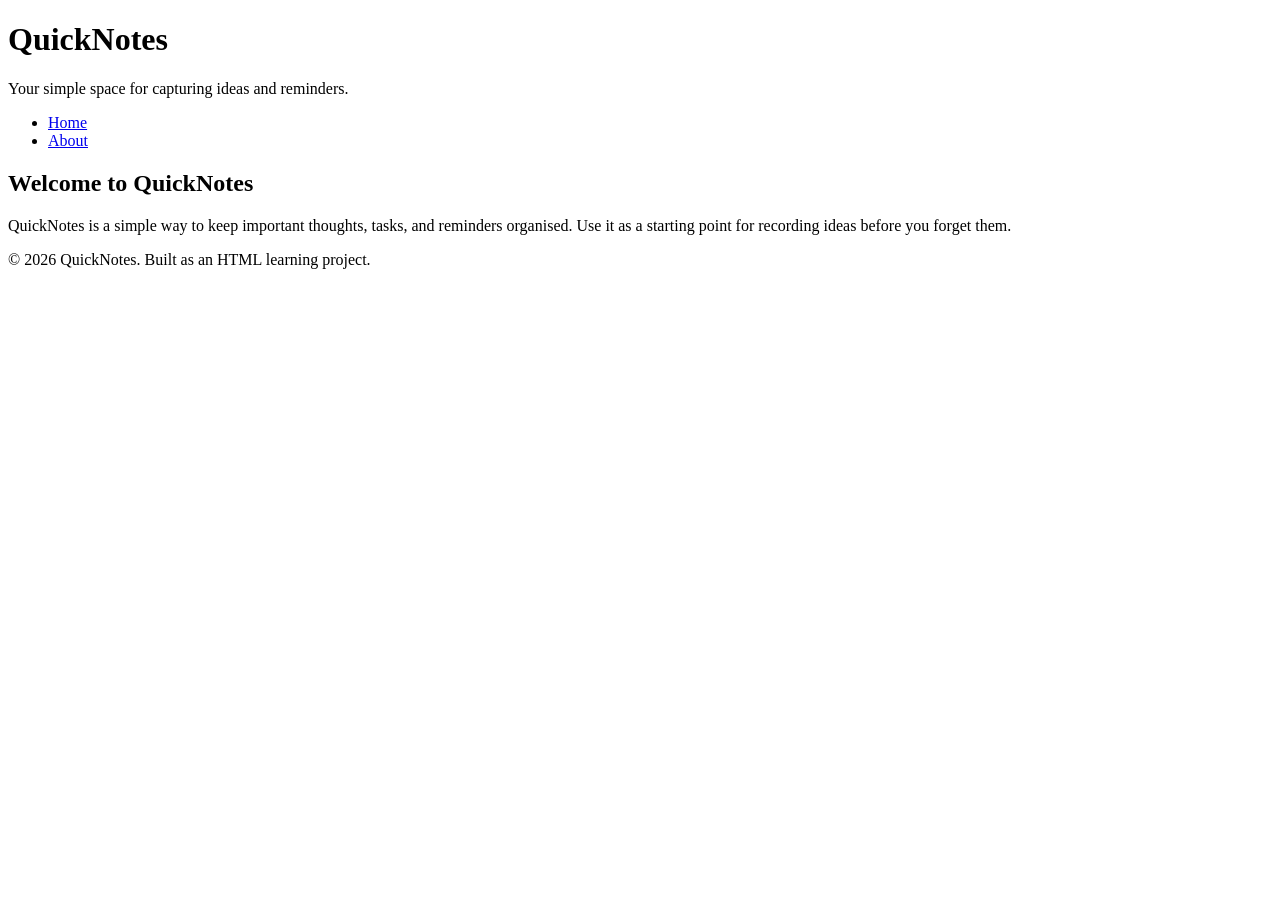
<file: day1/index.html>
<!DOCTYPE html>
<html lang="en">
<head>
  <meta charset="UTF-8">
  <meta name="viewport" content="width=device-width, initial-scale=1.0">
  <title>QuickNotes | Home</title>
</head>
<body>
  <header>
    <h1>QuickNotes</h1>
    <p>Your simple space for capturing ideas and reminders.</p>
    <nav aria-label="Main navigation">
      <ul>
        <li><a href="index.html" aria-current="page">Home</a></li>
        <li><a href="about.html">About</a></li>
      </ul>
    </nav>
  </header>

  <main>
    <h2>Welcome to QuickNotes</h2>
    <p>QuickNotes is a simple way to keep important thoughts, tasks, and reminders organised. Use it as a starting point for recording ideas before you forget them.</p>
  </main>

  <footer>
    <p>&copy; 2026 QuickNotes. Built as an HTML learning project.</p>
  </footer>
</body>
</html>
</file>
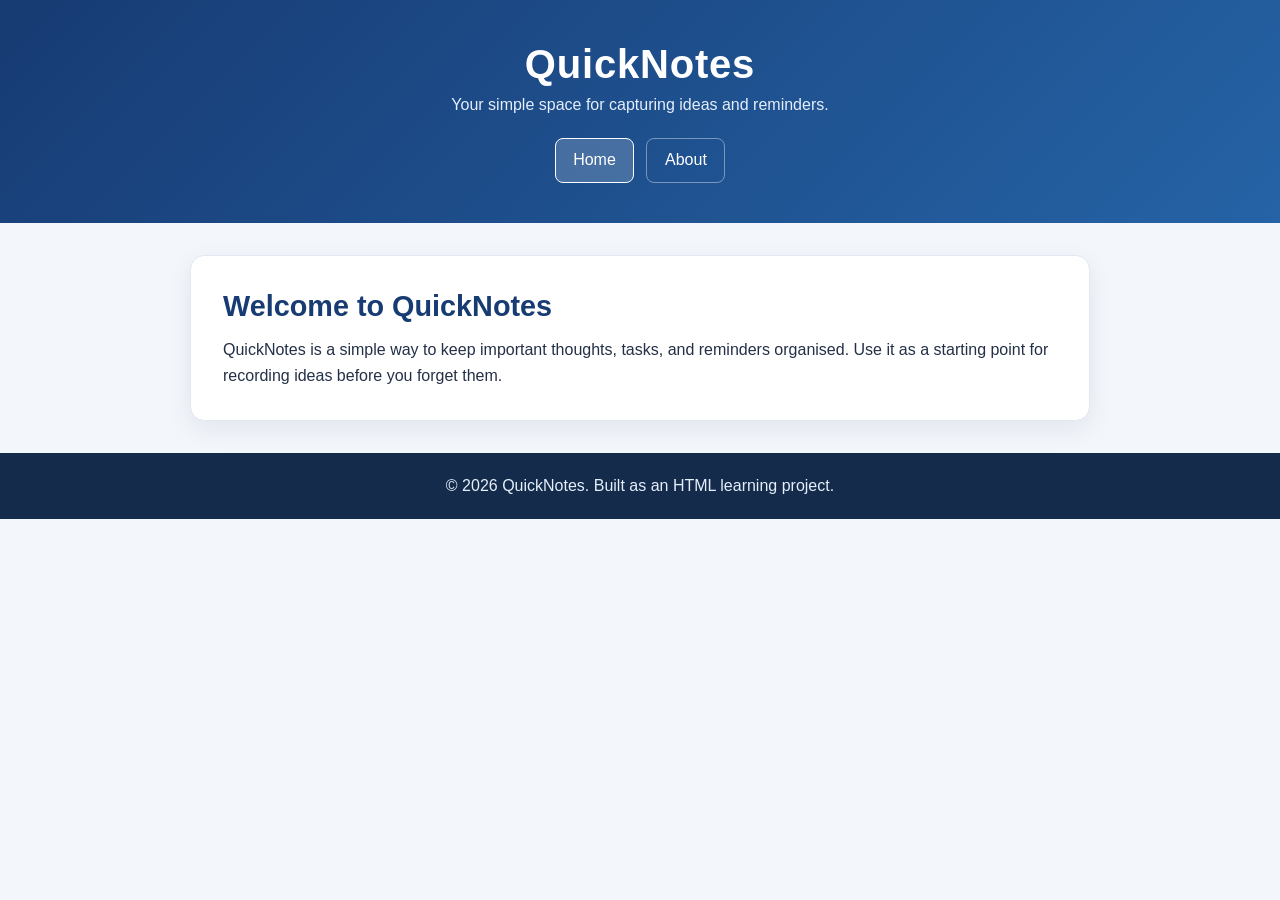
<file: day2/index.html>
<!DOCTYPE html>
<html lang="en">
<head>
  <meta charset="UTF-8">
  <meta name="viewport" content="width=device-width, initial-scale=1.0">
  <title>QuickNotes | Home</title>
  <link rel="stylesheet" href="style.css">
</head>
<body class="home-page">
  <header>
    <h1>QuickNotes</h1>
    <p>Your simple space for capturing ideas and reminders.</p>
    <nav aria-label="Main navigation">
      <ul>
        <li><a href="index.html" aria-current="page">Home</a></li>
        <li><a href="about.html">About</a></li>
      </ul>
    </nav>
  </header>

  <main>
    <h2>Welcome to QuickNotes</h2>
    <p>QuickNotes is a simple way to keep important thoughts, tasks, and reminders organised. Use it as a starting point for recording ideas before you forget them.</p>
  </main>

  <footer>
    <p>&copy; 2026 QuickNotes. Built as an HTML learning project.</p>
  </footer>
</body>
</html>
</file>
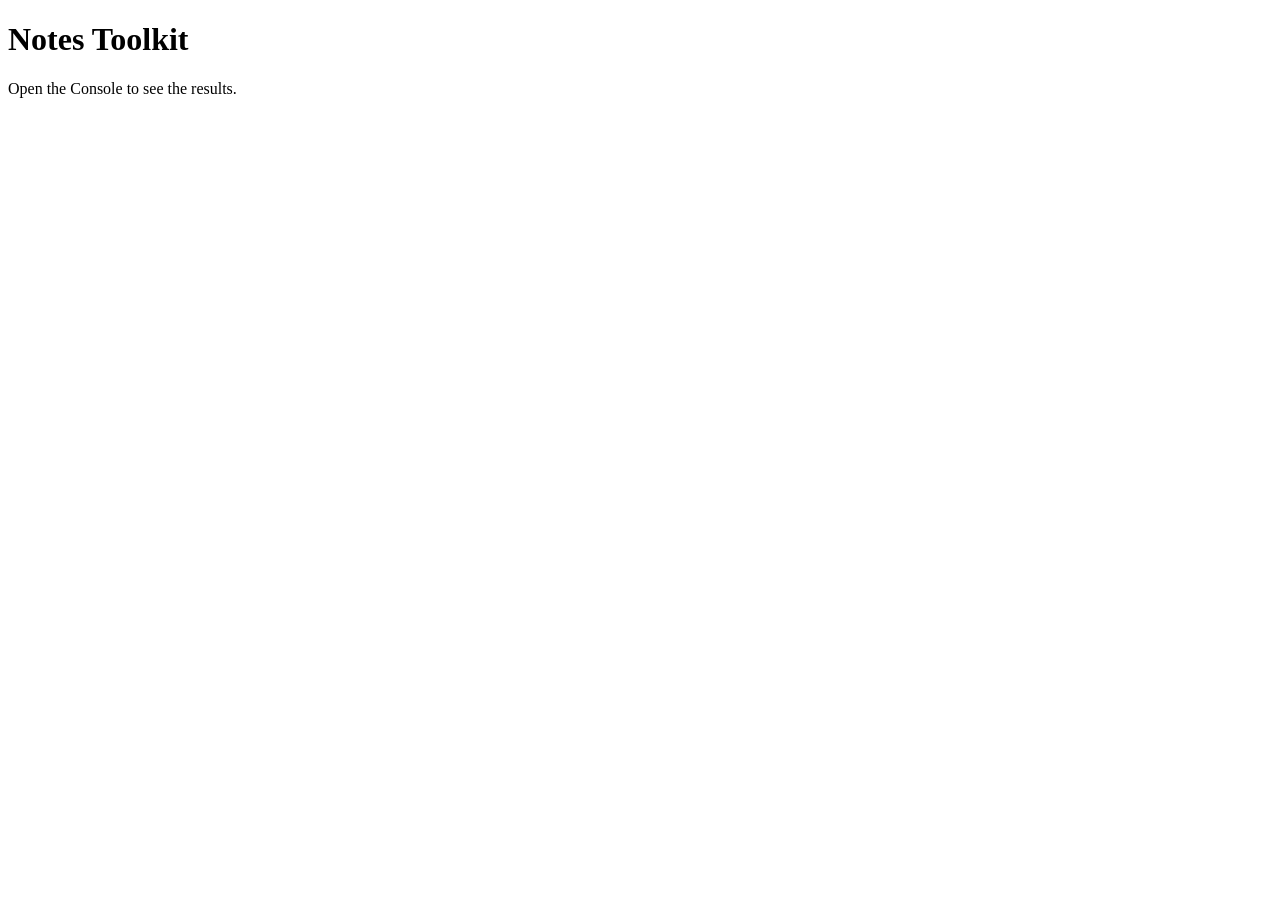
<file: day3/index.html>
<!DOCTYPE html>
<html lang="en">
<head>
  <meta charset="UTF-8">
  <meta name="viewport" content="width=device-width, initial-scale=1.0">
  <title>Notes Toolkit</title>
  <script src="script.js" defer></script>
</head>
<body>
  <main>
    <h1>Notes Toolkit</h1>
    <p>Open the Console to see the results.</p>
  </main>
</body>
</html>
</file>
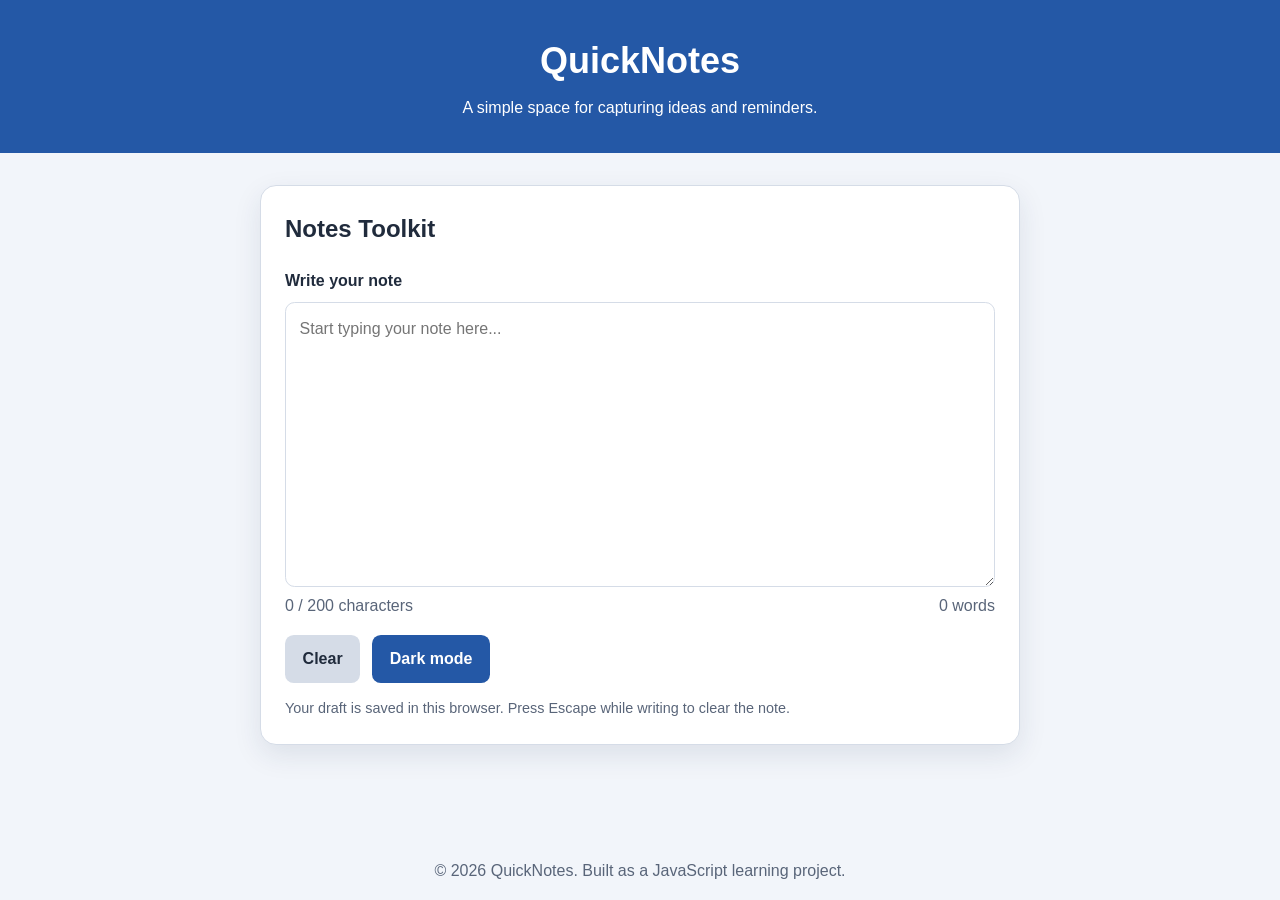
<file: day4/index.html>
<!DOCTYPE html>
<html lang="en">
<head>
  <meta charset="UTF-8">
  <meta name="viewport" content="width=device-width, initial-scale=1.0">
  <title>QuickNotes — Day 4</title>
  <link rel="stylesheet" href="style.css">
  <script src="script.js" defer></script>
</head>
<body>
  <header class="site-header">
    <h1>QuickNotes</h1>
    <p>A simple space for capturing ideas and reminders.</p>
  </header>

  <main>
    <section class="note-card" aria-labelledby="editor-heading">
      <h2 id="editor-heading">Notes Toolkit</h2>
      <label for="note-text">Write your note</label>
      <textarea id="note-text" rows="10" placeholder="Start typing your note here..." aria-describedby="char-count word-count"></textarea>

      <div class="counter-row" aria-live="polite" aria-atomic="true">
        <p id="char-count" class="counter">0 / 200 characters</p>
        <p id="word-count" class="counter">0 words</p>
      </div>

      <div class="button-row">
        <button id="clear-btn" type="button">Clear</button>
        <button id="theme-toggle" type="button">Dark mode</button>
      </div>
      <p class="helper-text">Your draft is saved in this browser. Press Escape while writing to clear the note.</p>
    </section>
  </main>

  <footer>
    <p>&copy; 2026 QuickNotes. Built as a JavaScript learning project.</p>
  </footer>
</body>
</html>
</file>
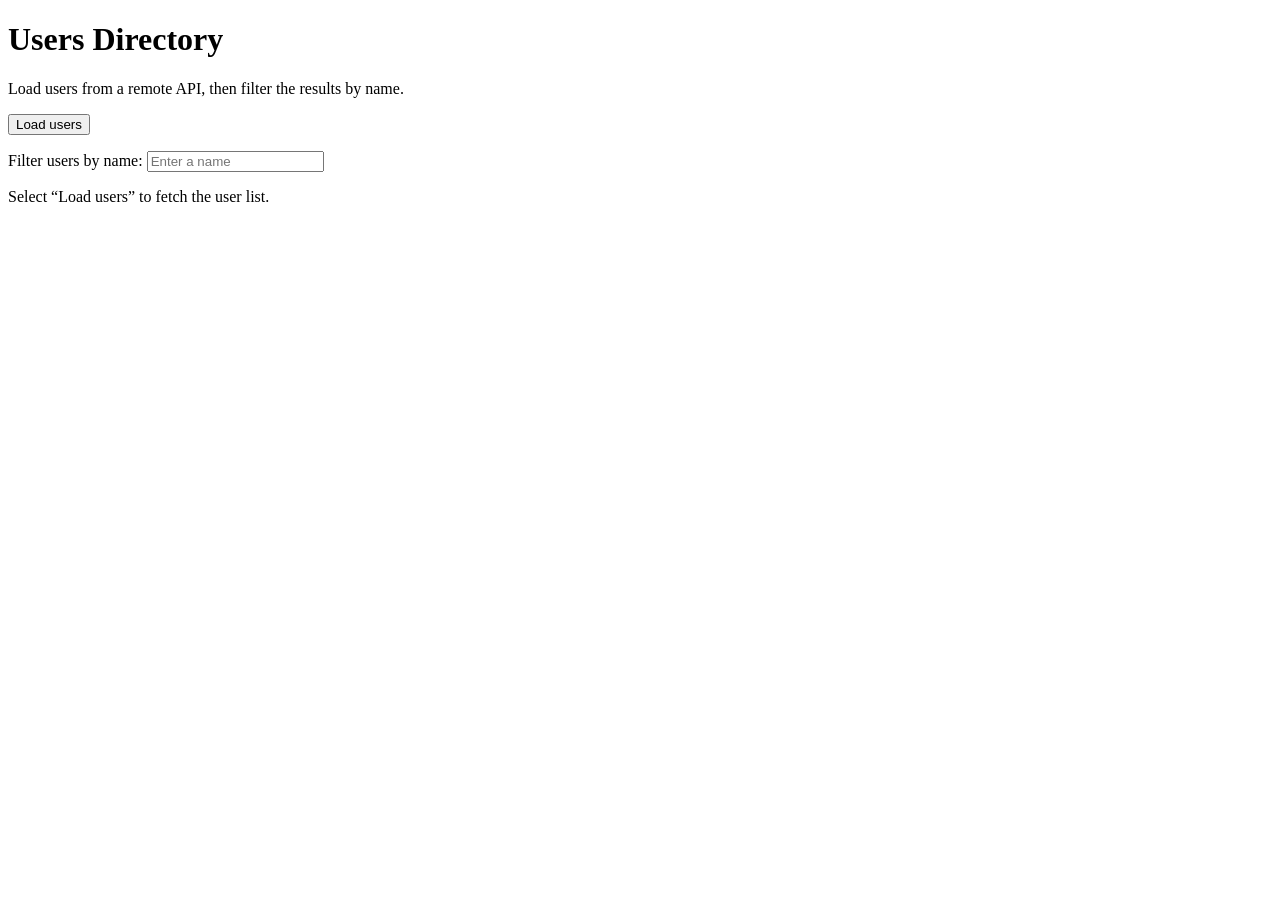
<file: day5/index.html>
<!DOCTYPE html>
<html lang="en">
<head>
  <meta charset="UTF-8">
  <meta name="viewport" content="width=device-width, initial-scale=1.0">
  <title>Client–Server Users</title>
  <script src="users.js" defer></script>
</head>
<body>
  <main>
    <h1>Users Directory</h1>
    <p>Load users from a remote API, then filter the results by name.</p>

    <button id="load-users" type="button">Load users</button>

    <p>
      <label for="filter-input">Filter users by name:</label>
      <input id="filter-input" type="search" placeholder="Enter a name">
    </p>

    <p id="status" role="status" aria-live="polite">Select “Load users” to fetch the user list.</p>
    <ul id="users-list"></ul>
  </main>
</body>
</html>
</file>
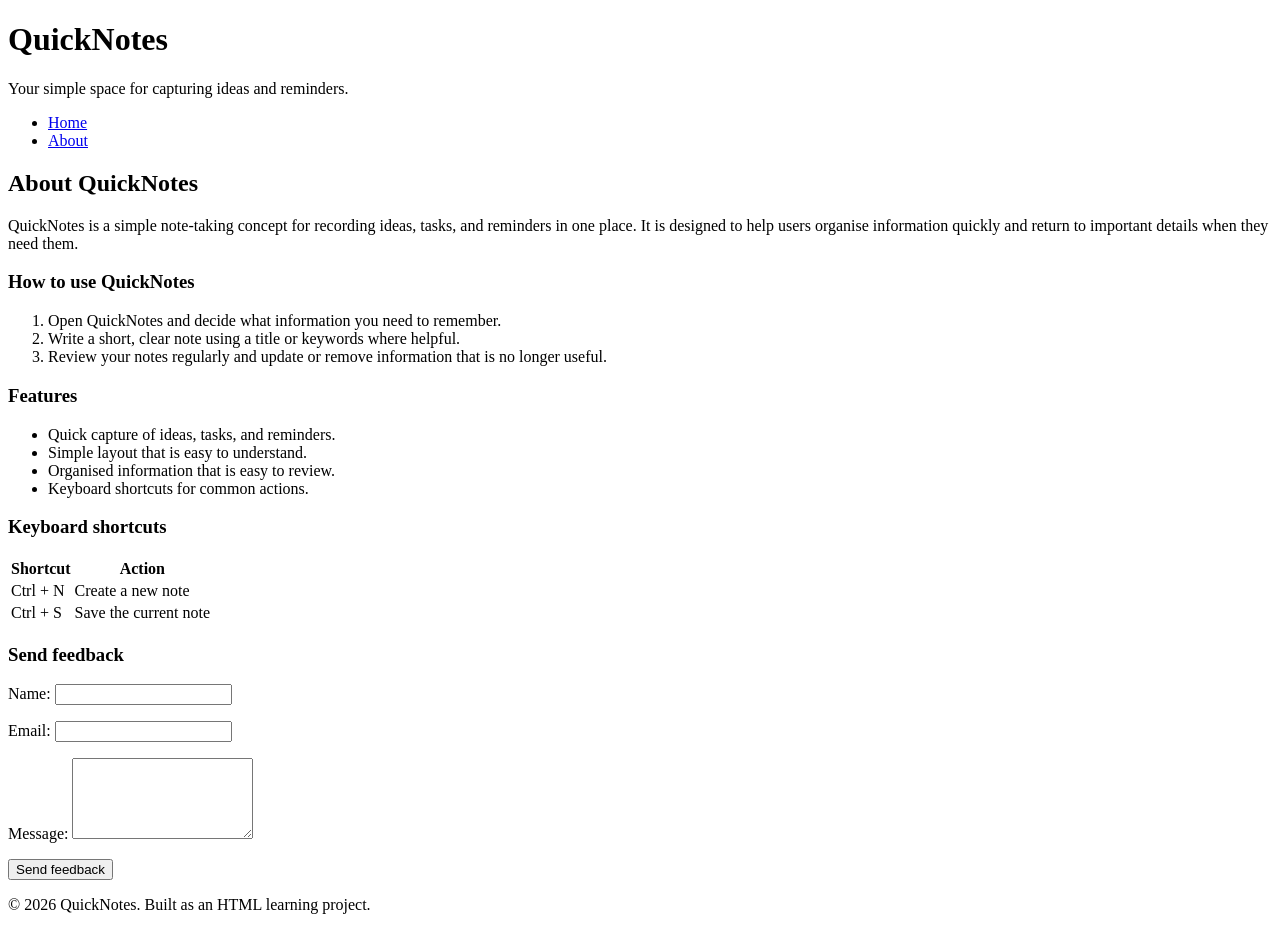
<file: day1/about.html>
<!DOCTYPE html>
<html lang="en">
<head>
  <meta charset="UTF-8">
  <meta name="viewport" content="width=device-width, initial-scale=1.0">
  <title>QuickNotes | About</title>
</head>
<body>
  <header>
    <h1>QuickNotes</h1>
    <p>Your simple space for capturing ideas and reminders.</p>
    <nav aria-label="Main navigation">
      <ul>
        <li><a href="index.html">Home</a></li>
        <li><a href="about.html" aria-current="page">About</a></li>
      </ul>
    </nav>
  </header>

  <main>
    <h2>About QuickNotes</h2>
    <p>QuickNotes is a simple note-taking concept for recording ideas, tasks, and reminders in one place. It is designed to help users organise information quickly and return to important details when they need them.</p>

    <section aria-labelledby="how-to-use">
      <h3 id="how-to-use">How to use QuickNotes</h3>
      <ol>
        <li>Open QuickNotes and decide what information you need to remember.</li>
        <li>Write a short, clear note using a title or keywords where helpful.</li>
        <li>Review your notes regularly and update or remove information that is no longer useful.</li>
      </ol>
    </section>

    <section aria-labelledby="features">
      <h3 id="features">Features</h3>
      <ul>
        <li>Quick capture of ideas, tasks, and reminders.</li>
        <li>Simple layout that is easy to understand.</li>
        <li>Organised information that is easy to review.</li>
        <li>Keyboard shortcuts for common actions.</li>
      </ul>
    </section>

    <section aria-labelledby="keyboard-shortcuts">
      <h3 id="keyboard-shortcuts">Keyboard shortcuts</h3>
      <table>
        <thead>
          <tr>
            <th scope="col">Shortcut</th>
            <th scope="col">Action</th>
          </tr>
        </thead>
        <tbody>
          <tr>
            <td>Ctrl + N</td>
            <td>Create a new note</td>
          </tr>
          <tr>
            <td>Ctrl + S</td>
            <td>Save the current note</td>
          </tr>
        </tbody>
      </table>
    </section>

    <section aria-labelledby="send-feedback">
      <h3 id="send-feedback">Send feedback</h3>
      <form action="#" method="post">
        <p>
          <label for="name">Name:</label>
          <input type="text" id="name" name="name" autocomplete="name" required>
        </p>
        <p>
          <label for="email">Email:</label>
          <input type="email" id="email" name="email" autocomplete="email" required>
        </p>
        <p>
          <label for="message">Message:</label>
          <textarea id="message" name="message" rows="5" required></textarea>
        </p>
        <button type="submit">Send feedback</button>
      </form>
    </section>
  </main>

  <footer>
    <p>&copy; 2026 QuickNotes. Built as an HTML learning project.</p>
  </footer>
</body>
</html>
</file>
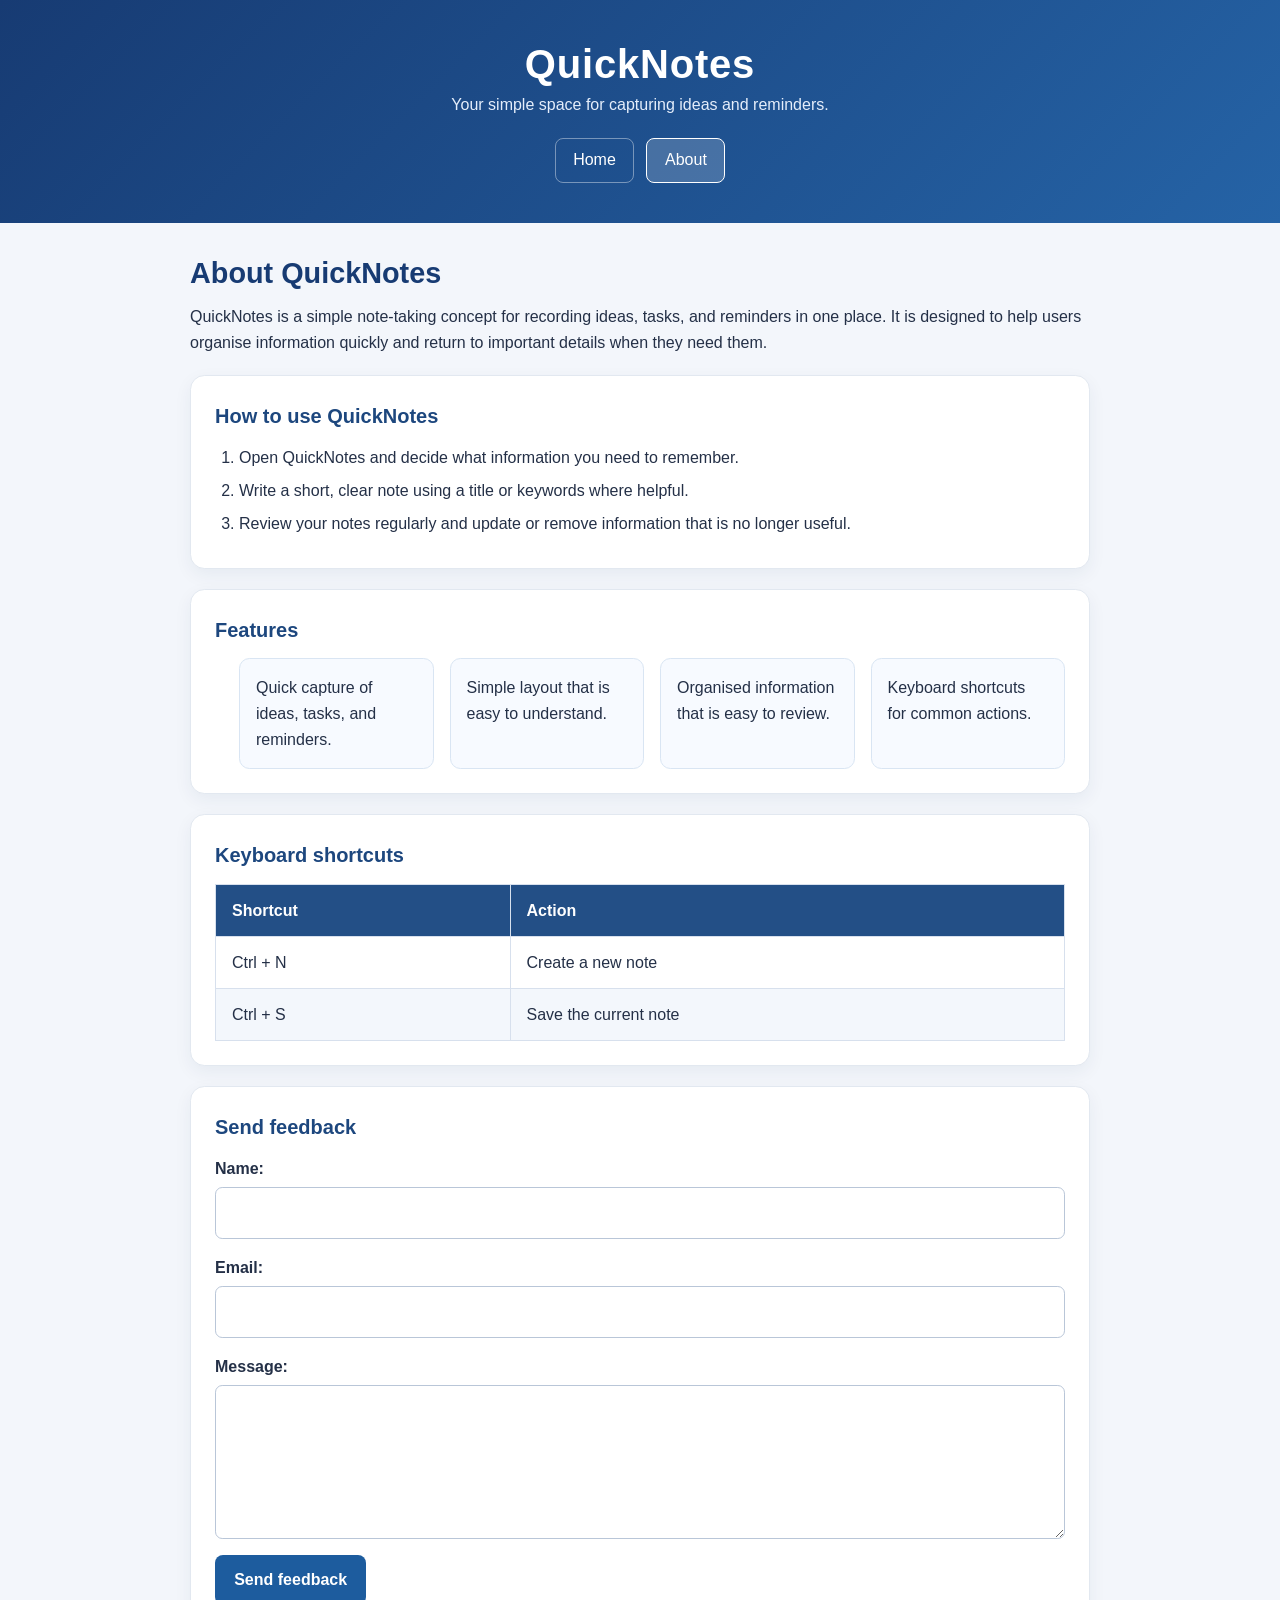
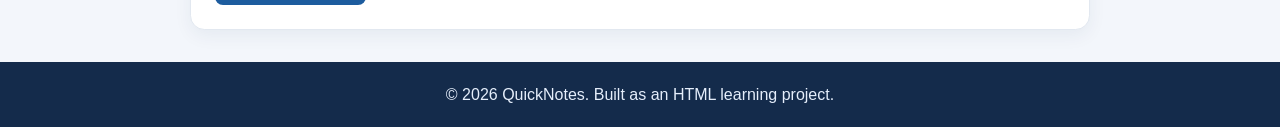
<file: day2/about.html>
<!DOCTYPE html>
<html lang="en">
<head>
  <meta charset="UTF-8">
  <meta name="viewport" content="width=device-width, initial-scale=1.0">
  <title>QuickNotes | About</title>
  <link rel="stylesheet" href="style.css">
</head>
<body>
  <header>
    <h1>QuickNotes</h1>
    <p>Your simple space for capturing ideas and reminders.</p>
    <nav aria-label="Main navigation">
      <ul>
        <li><a href="index.html">Home</a></li>
        <li><a href="about.html" aria-current="page">About</a></li>
      </ul>
    </nav>
  </header>

  <main>
    <h2>About QuickNotes</h2>
    <p>QuickNotes is a simple note-taking concept for recording ideas, tasks, and reminders in one place. It is designed to help users organise information quickly and return to important details when they need them.</p>

    <section aria-labelledby="how-to-use">
      <h3 id="how-to-use">How to use QuickNotes</h3>
      <ol>
        <li>Open QuickNotes and decide what information you need to remember.</li>
        <li>Write a short, clear note using a title or keywords where helpful.</li>
        <li>Review your notes regularly and update or remove information that is no longer useful.</li>
      </ol>
    </section>

    <section aria-labelledby="features">
      <h3 id="features">Features</h3>
      <ul>
        <li>Quick capture of ideas, tasks, and reminders.</li>
        <li>Simple layout that is easy to understand.</li>
        <li>Organised information that is easy to review.</li>
        <li>Keyboard shortcuts for common actions.</li>
      </ul>
    </section>

    <section aria-labelledby="keyboard-shortcuts">
      <h3 id="keyboard-shortcuts">Keyboard shortcuts</h3>
      <table>
        <thead>
          <tr>
            <th scope="col">Shortcut</th>
            <th scope="col">Action</th>
          </tr>
        </thead>
        <tbody>
          <tr>
            <td>Ctrl + N</td>
            <td>Create a new note</td>
          </tr>
          <tr>
            <td>Ctrl + S</td>
            <td>Save the current note</td>
          </tr>
        </tbody>
      </table>
    </section>

    <section aria-labelledby="send-feedback">
      <h3 id="send-feedback">Send feedback</h3>
      <form action="#" method="post">
        <p>
          <label for="name">Name:</label>
          <input type="text" id="name" name="name" autocomplete="name" required>
        </p>
        <p>
          <label for="email">Email:</label>
          <input type="email" id="email" name="email" autocomplete="email" required>
        </p>
        <p>
          <label for="message">Message:</label>
          <textarea id="message" name="message" rows="5" required></textarea>
        </p>
        <button type="submit">Send feedback</button>
      </form>
    </section>
  </main>

  <footer>
    <p>&copy; 2026 QuickNotes. Built as an HTML learning project.</p>
  </footer>
</body>
</html>
</file>
<file: day2/style.css>
/* 1. Reset and base styles */
* {
  box-sizing: border-box;
  margin: 0;
  padding: 0;
}

html {
  scroll-behavior: smooth;
}

body {
  font-family: Arial, Helvetica, sans-serif;
  font-size: 1rem;
  line-height: 1.6;
  color: #243047;
  background-color: #f3f6fb;
}

img {
  max-width: 100%;
  height: auto;
}

a {
  color: inherit;
}

/* 2. Header */
header {
  padding: 2.5rem 1.5rem;
  text-align: center;
  color: #ffffff;
  background: linear-gradient(135deg, #173b73, #2563a6);
}

header h1 {
  margin-bottom: 0.25rem;
  font-size: 2.5rem;
  line-height: 1.2;
  letter-spacing: 0.02em;
}

header > p {
  color: #e5eefb;
}

/* 3. Flexbox navigation */
nav {
  margin-top: 1.25rem;
}

nav ul {
  display: flex;
  justify-content: center;
  align-items: center;
  flex-wrap: wrap;
  gap: 0.75rem;
  list-style: none;
}

nav a {
  display: inline-block;
  padding: 0.55rem 1.1rem;
  border: 1px solid rgba(255, 255, 255, 0.4);
  border-radius: 0.5rem;
  color: #ffffff;
  text-decoration: none;
  transition: background-color 180ms ease, color 180ms ease, transform 180ms ease;
}

nav a:hover,
nav a:focus-visible {
  color: #173b73;
  background-color: #ffffff;
  transform: translateY(-2px);
}

nav a[aria-current="page"] {
  background-color: rgba(255, 255, 255, 0.18);
  border-color: #ffffff;
}

/* 4. Main content and introductory card */
main {
  width: min(100% - 2rem, 900px);
  margin: 2rem auto;
}

main h2 {
  margin-bottom: 0.75rem;
  color: #173b73;
  font-size: 1.8rem;
  line-height: 1.3;
}

main h3 {
  margin-bottom: 0.8rem;
  color: #1d477e;
  font-size: 1.25rem;
}

.home-page main {
  padding: 2rem;
  border: 1px solid #e2e8f0;
  border-radius: 0.9rem;
  background-color: #ffffff;
  box-shadow: 0 8px 24px rgba(24, 45, 78, 0.08);
}

/* 5. White card appearance for About page sections */
main > section {
  margin-top: 1.25rem;
  padding: 1.5rem;
  border: 1px solid #e2e8f0;
  border-radius: 0.9rem;
  background-color: #ffffff;
  box-shadow: 0 6px 18px rgba(24, 45, 78, 0.06);
}

main > section p,
main > section ol,
main > section ul {
  margin-top: 0.5rem;
}

main > section ol,
main > section ul:not(.features-list) {
  padding-left: 1.5rem;
}

main > section li {
  margin-bottom: 0.45rem;
}

/* 6. Features list as responsive grid cards */
section[aria-labelledby="features"] ul {
  display: grid;
  grid-template-columns: repeat(auto-fit, minmax(180px, 1fr));
  gap: 1rem;
  padding-left: 0;
  list-style: none;
}

section[aria-labelledby="features"] li {
  margin-bottom: 0;
  padding: 1rem;
  border: 1px solid #d9e5f3;
  border-radius: 0.65rem;
  background-color: #f7faff;
}

/* 7. Keyboard shortcuts table */
table {
  width: 100%;
  border-collapse: collapse;
  margin-top: 0.75rem;
  overflow: hidden;
}

th,
td {
  padding: 0.8rem 1rem;
  border: 1px solid #d7e0ed;
  text-align: left;
}

th {
  color: #ffffff;
  background-color: #234f86;
}

tbody tr:nth-child(even) {
  background-color: #f3f7fc;
}

tbody tr:hover {
  background-color: #e8f1fc;
}

/* 8. Feedback form */
form p {
  margin-bottom: 1rem;
}

label {
  display: block;
  margin-bottom: 0.35rem;
  font-weight: 700;
}

input,
textarea {
  display: block;
  width: 100%;
  padding: 0.75rem;
  border: 1px solid #b9c6d8;
  border-radius: 0.45rem;
  background-color: #ffffff;
  color: #243047;
  font: inherit;
}

input:focus,
textarea:focus {
  border-color: #2563a6;
  outline: 3px solid rgba(37, 99, 166, 0.15);
}

textarea {
  min-height: 8rem;
  resize: vertical;
}

button {
  padding: 0.75rem 1.2rem;
  border: 0;
  border-radius: 0.5rem;
  color: #ffffff;
  background-color: #1d5c9e;
  font: inherit;
  font-weight: 700;
  cursor: pointer;
  transition: background-color 180ms ease, box-shadow 180ms ease, transform 180ms ease;
}

button:hover,
button:focus-visible {
  background-color: #173b73;
  box-shadow: 0 5px 12px rgba(23, 59, 115, 0.2);
  transform: translateY(-2px);
}

button:focus-visible {
  outline: 3px solid #8cbcf0;
  outline-offset: 3px;
}

/* 9. Footer */
footer {
  padding: 1.25rem 1rem;
  text-align: center;
  color: #e5eefb;
  background-color: #142b4b;
}

/* 10. Small-screen styles */
@media (max-width: 600px) {
  header {
    padding: 1.5rem 1rem;
  }

  header h1 {
    font-size: 1.8rem;
  }

  header > p {
    font-size: 0.95rem;
  }

  nav ul {
    gap: 0.5rem;
  }

  nav a {
    padding: 0.45rem 0.85rem;
  }

  main {
    width: min(100% - 1.25rem, 900px);
    margin: 1.25rem auto;
  }

  .home-page main,
  main > section {
    padding: 1rem;
  }

  main h2 {
    font-size: 1.5rem;
  }

  main h3 {
    font-size: 1.15rem;
  }

  th,
  td {
    padding: 0.6rem;
  }
}

/* Respect visitors who prefer less movement */
@media (prefers-reduced-motion: reduce) {
  html {
    scroll-behavior: auto;
  }

  *,
  *::before,
  *::after {
    transition-duration: 0.01ms !important;
    animation-duration: 0.01ms !important;
    animation-iteration-count: 1 !important;
  }
}
</file>
<file: day4/style.css>
:root {
  color-scheme: light;
  --page-bg: #f2f5fa;
  --surface-bg: #ffffff;
  --text-color: #202b3c;
  --muted-color: #596579;
  --border-color: #d5dce7;
  --accent-color: #2458a6;
  --accent-hover: #173f7b;
  --button-text: #ffffff;
  --warning-color: #b85c00;
  --over-color: #c62828;
  --input-bg: #ffffff;
  --focus-ring: #80aef4;
  --shadow-color: rgb(27 45 75 / 10%);
}

body.dark {
  color-scheme: dark;
  --page-bg: #111827;
  --surface-bg: #1f2937;
  --text-color: #f3f4f6;
  --muted-color: #c0cad8;
  --border-color: #465367;
  --accent-color: #78a9ff;
  --accent-hover: #9abfff;
  --button-text: #111827;
  --warning-color: #ffb454;
  --over-color: #ff7777;
  --input-bg: #172131;
  --focus-ring: #8bb7ff;
  --shadow-color: rgb(0 0 0 / 25%);
}

* {
  box-sizing: border-box;
}

body {
  min-height: 100vh;
  margin: 0;
  display: flex;
  flex-direction: column;
  font-family: Arial, Helvetica, sans-serif;
  line-height: 1.6;
  color: var(--text-color);
  background: var(--page-bg);
  transition: background-color 180ms ease, color 180ms ease;
}

.site-header {
  padding: 2rem 1.5rem;
  text-align: center;
  color: var(--button-text);
  background: var(--accent-color);
}

.site-header h1 {
  margin: 0;
  font-size: 2.25rem;
}

.site-header p {
  margin: 0.35rem 0 0;
}

main {
  width: min(100% - 2rem, 760px);
  margin: 2rem auto;
  flex: 1;
}

.note-card {
  padding: 1.5rem;
  border: 1px solid var(--border-color);
  border-radius: 1rem;
  background: var(--surface-bg);
  box-shadow: 0 10px 28px var(--shadow-color);
}

.note-card h2 {
  margin-top: 0;
}

label {
  display: block;
  margin-bottom: 0.5rem;
  font-weight: 700;
}

textarea {
  display: block;
  width: 100%;
  min-height: 12rem;
  padding: 0.85rem;
  border: 1px solid var(--border-color);
  border-radius: 0.6rem;
  color: var(--text-color);
  background: var(--input-bg);
  font: inherit;
  resize: vertical;
}

textarea:focus-visible,
button:focus-visible {
  outline: 3px solid var(--focus-ring);
  outline-offset: 2px;
}

.counter-row,
.button-row {
  display: flex;
  align-items: center;
  justify-content: space-between;
  flex-wrap: wrap;
  gap: 0.75rem;
}

.counter-row {
  margin-top: 0.4rem;
}

.counter {
  margin: 0;
  color: var(--muted-color);
}

.warning {
  color: var(--warning-color);
}

.over {
  color: var(--over-color);
  font-weight: 700;
}

.button-row {
  justify-content: flex-start;
  margin-top: 1rem;
}

button {
  padding: 0.7rem 1.1rem;
  border: 0;
  border-radius: 0.55rem;
  color: var(--button-text);
  background: var(--accent-color);
  font: inherit;
  font-weight: 700;
  cursor: pointer;
  transition: background-color 180ms ease, transform 180ms ease, opacity 180ms ease;
}

button:hover {
  background: var(--accent-hover);
  transform: translateY(-1px);
}

#clear-btn {
  color: var(--text-color);
  background: var(--border-color);
}

#clear-btn:hover {
  opacity: 0.82;
}

.helper-text {
  margin-bottom: 0;
  color: var(--muted-color);
  font-size: 0.9rem;
}

footer {
  padding: 1rem;
  text-align: center;
  color: var(--muted-color);
}

footer p {
  margin: 0;
}

@media (max-width: 600px) {
  .site-header {
    padding: 1.25rem 1rem;
  }

  .site-header h1 {
    font-size: 1.75rem;
  }

  main {
    margin: 1rem auto;
  }

  .note-card {
    padding: 1rem;
  }

  .counter-row {
    align-items: flex-start;
    flex-direction: column;
  }
}
</file>
